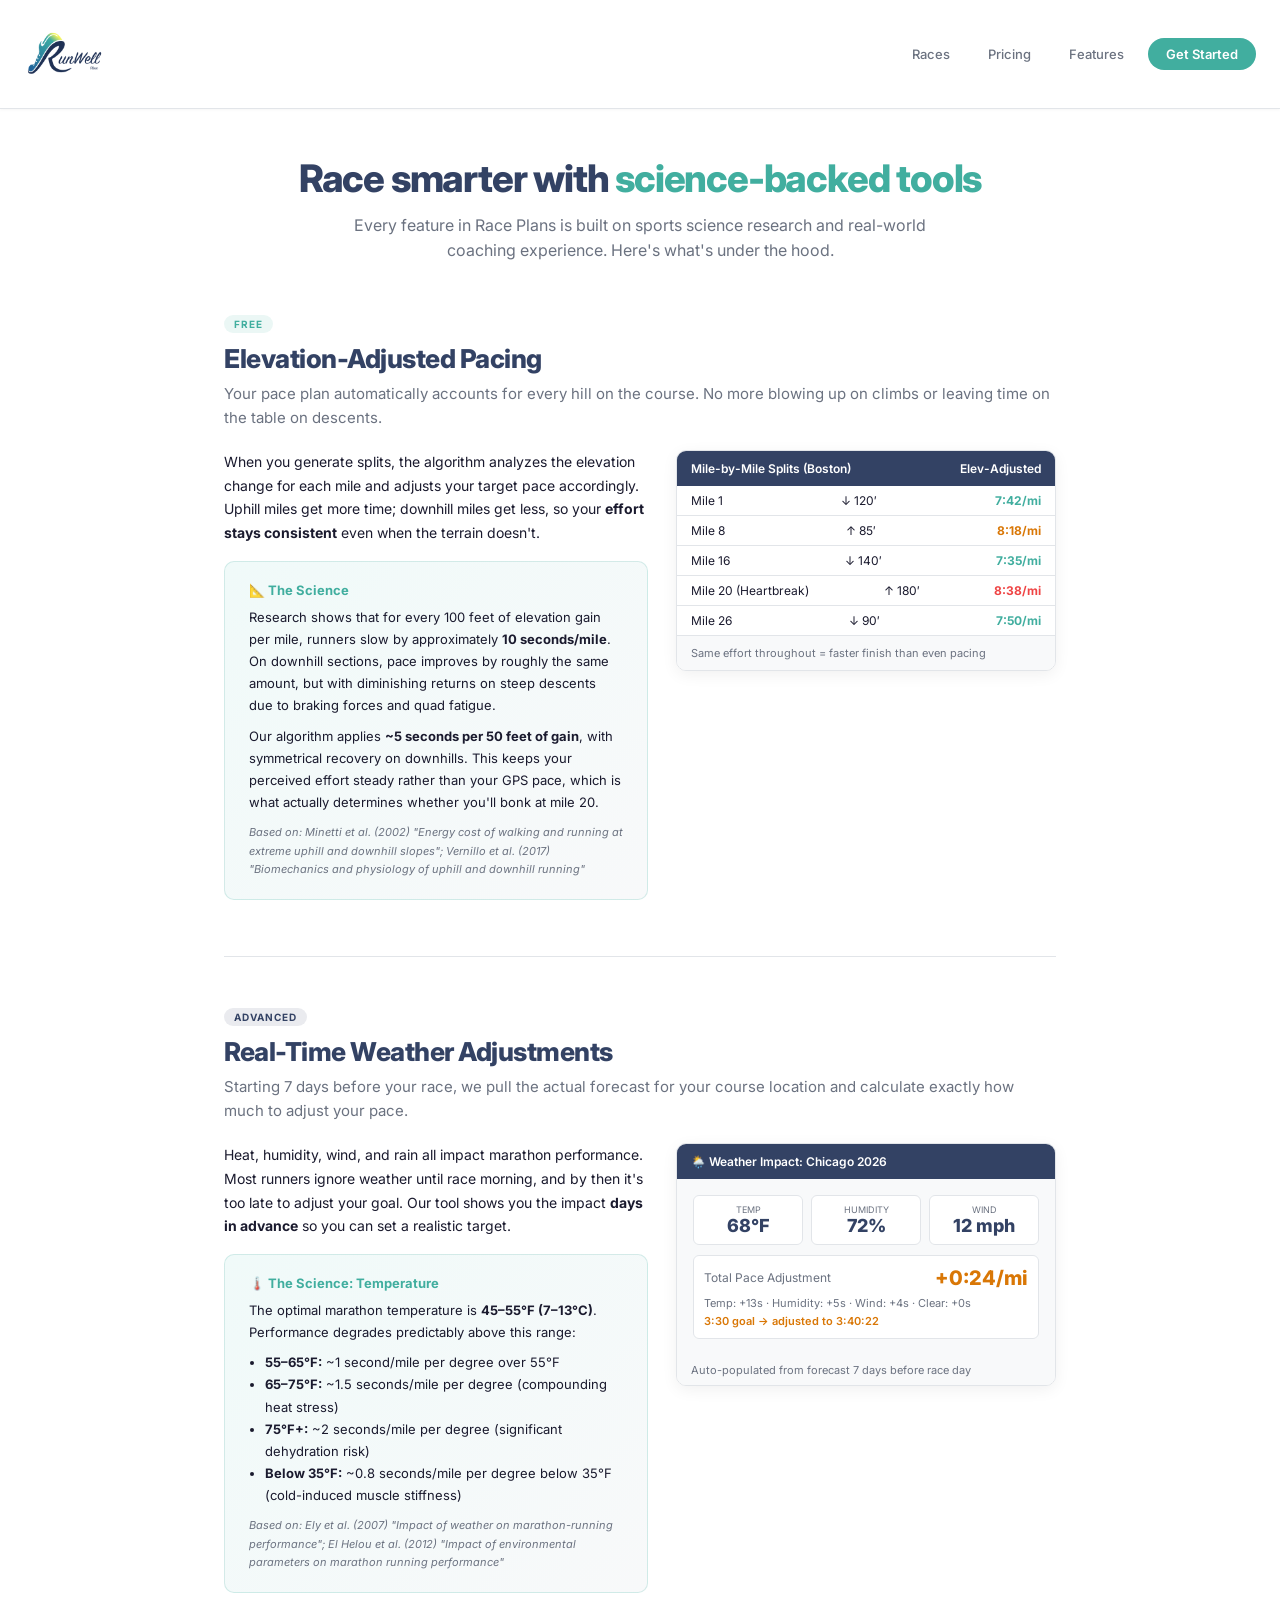
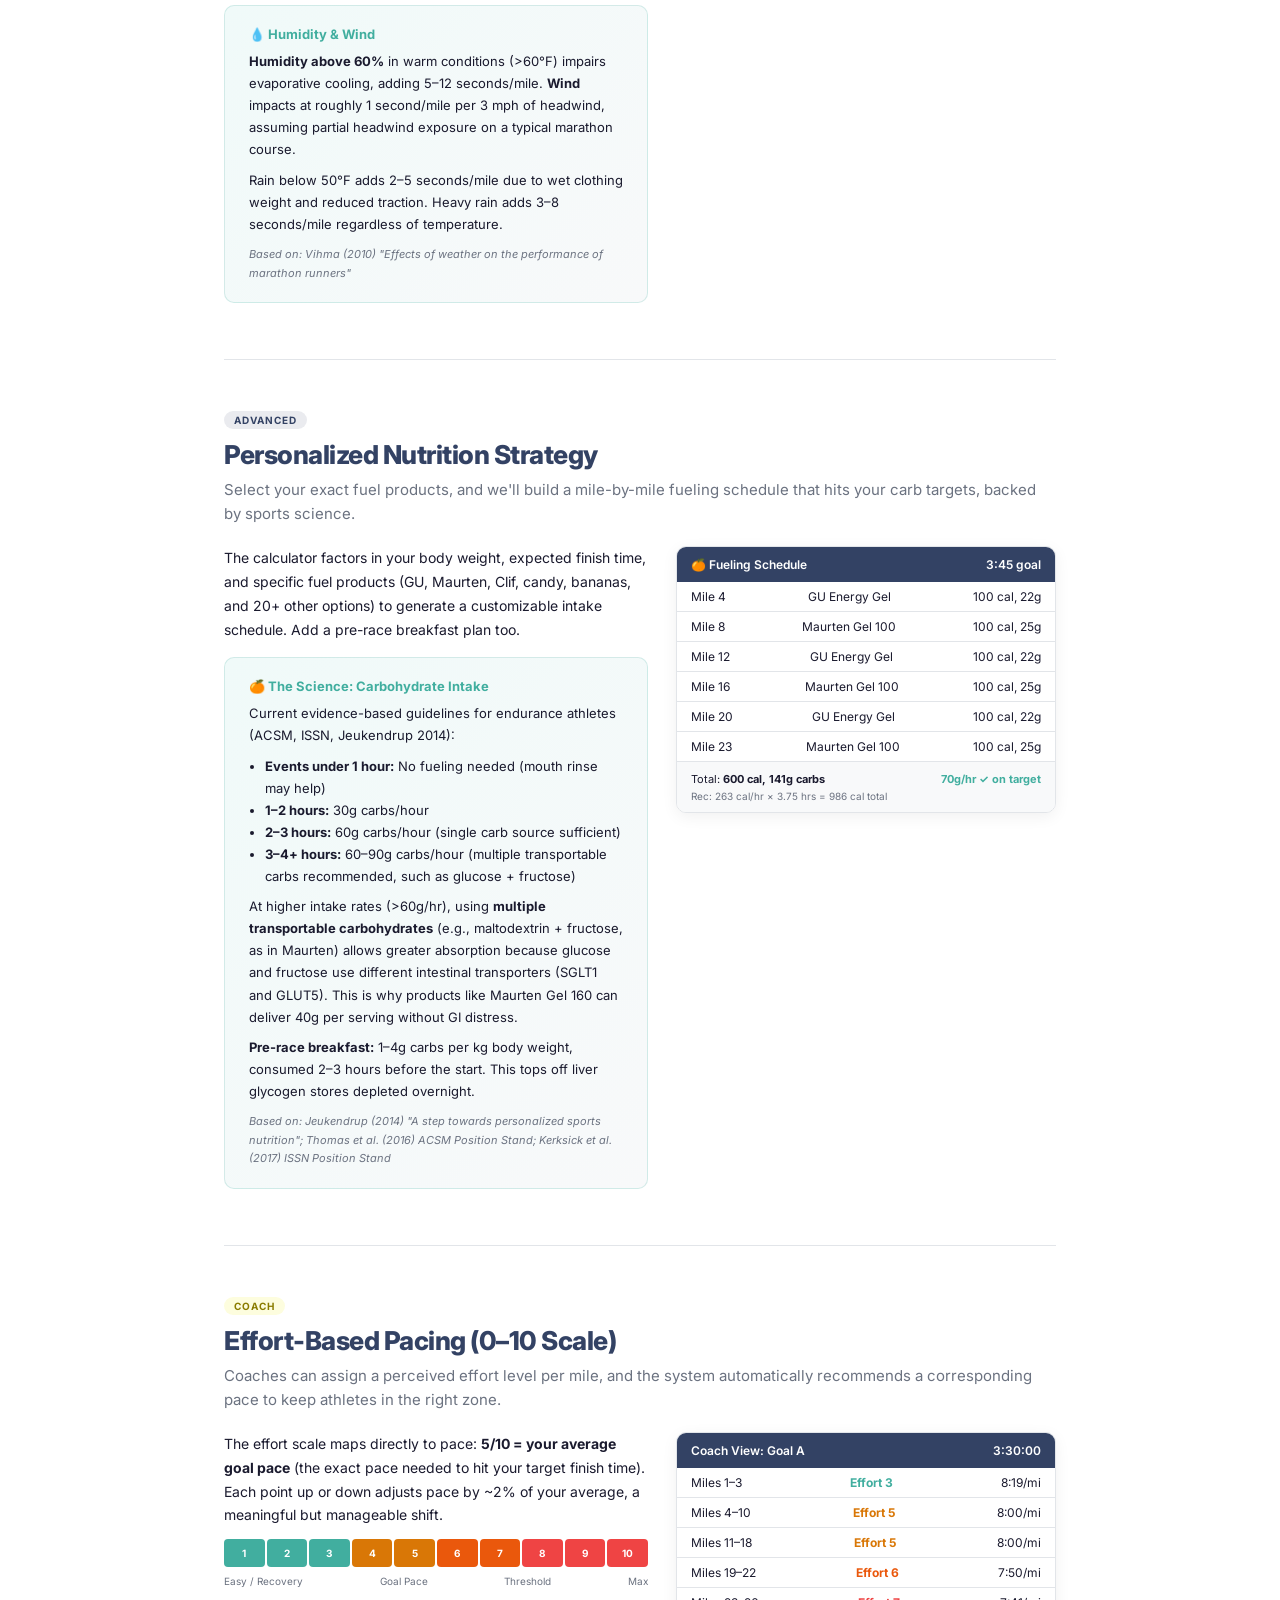
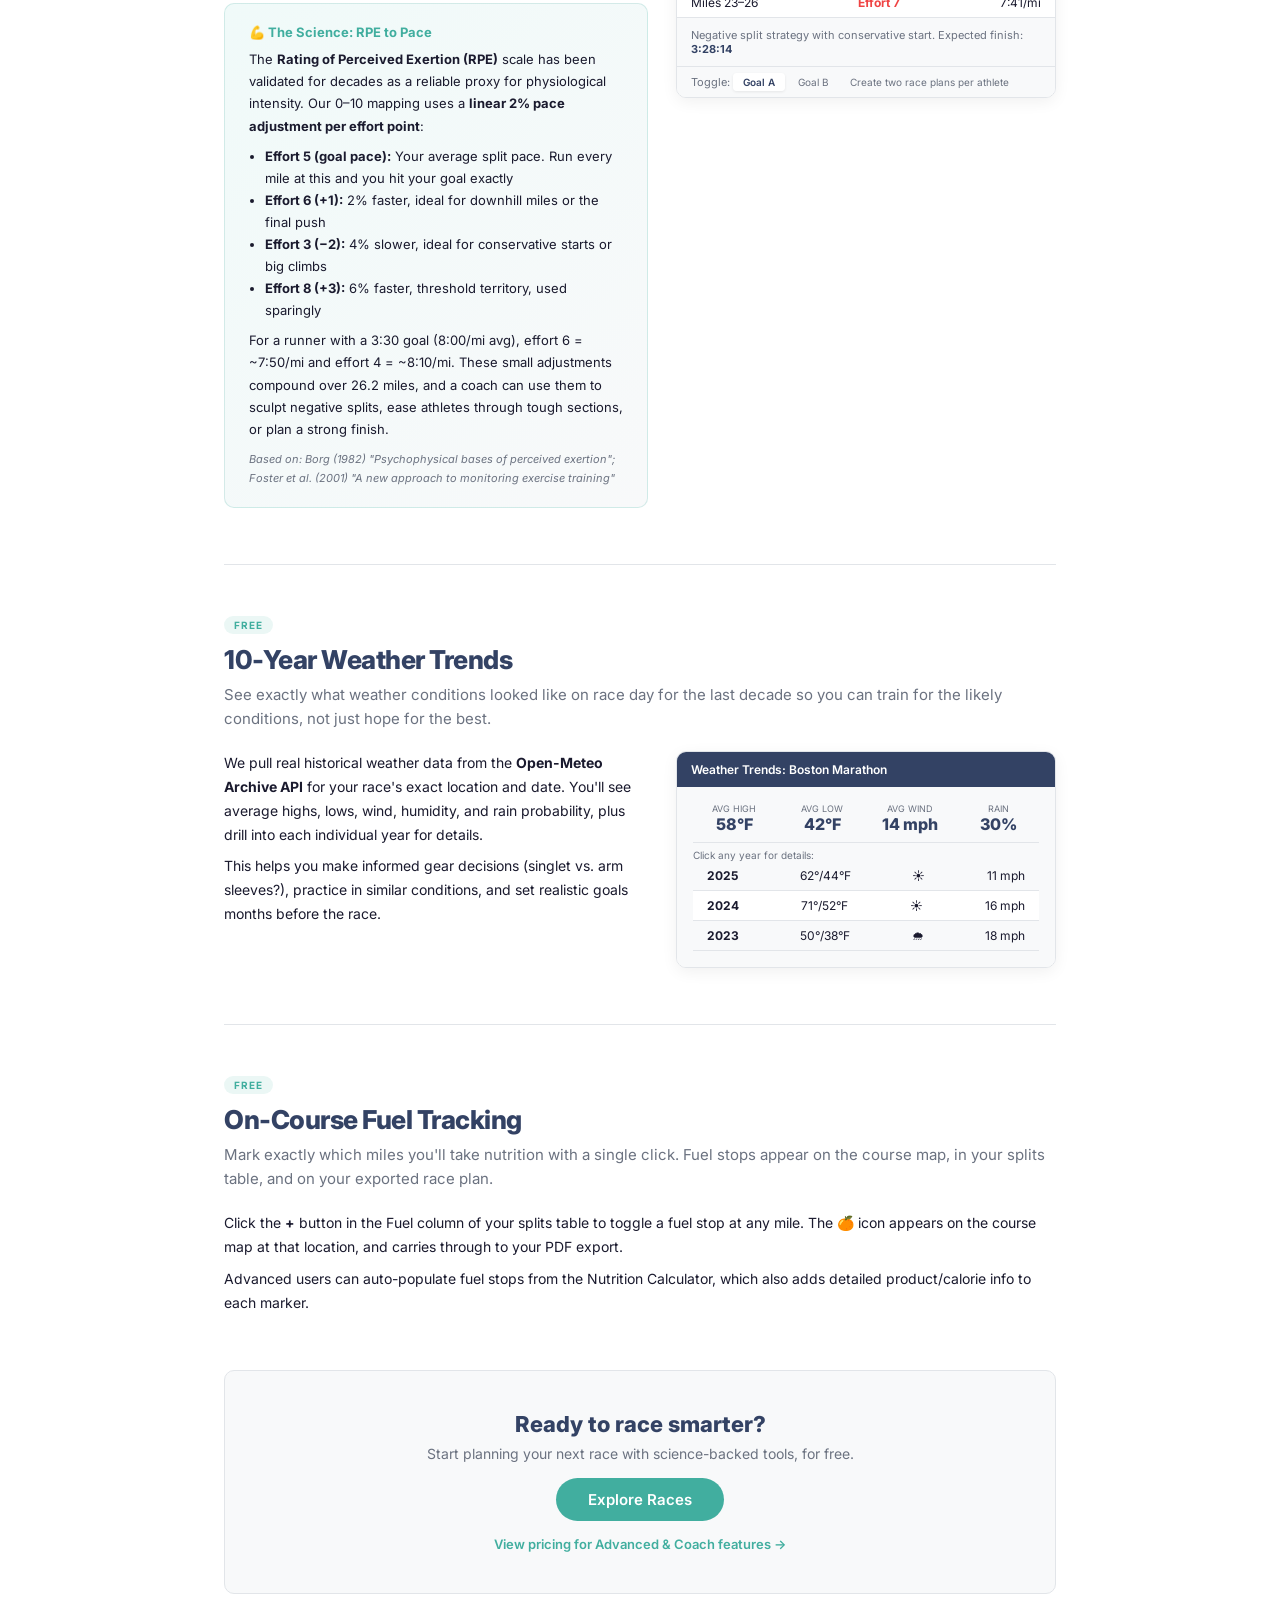
<file: features.html>
<!DOCTYPE html>
<html lang="en">
<head>
  <meta charset="UTF-8">
  <meta name="viewport" content="width=device-width, initial-scale=1.0">
  <title>Features | Race Plans</title>
  <link rel="preconnect" href="https://fonts.googleapis.com">
  <link href="https://fonts.googleapis.com/css2?family=Inter:wght@400;500;600;700;800&display=swap" rel="stylesheet">
  <style>
    * { margin: 0; padding: 0; box-sizing: border-box; }

    :root {
      --bg: #ffffff;
      --surface: #f8f9fa;
      --surface-2: #f0f2f4;
      --border: #e2e5e9;
      --text: #1a1a2e;
      --text-muted: #6b7280;
      --primary: #41AE9F;
      --primary-hover: #369e90;
      --navy: #334264;
      --navy-light: #4a5a7a;
      --accent-yellow: #F5F35C;
      --radius: 10px;
      --radius-sm: 6px;
      --radius-pill: 30px;
    }

    html, body {
      min-height: 100%;
      font-family: 'Inter', -apple-system, BlinkMacSystemFont, sans-serif;
      background: var(--bg);
      color: var(--text);
    }

    /* Header */
    .splash-header {
      width: 100%;
      padding: 14px 24px;
      display: flex;
      align-items: center;
      justify-content: space-between;
      border-bottom: 1px solid var(--border);
      background: #ffffff;
      box-shadow: 0 1px 3px rgba(0,0,0,0.04);
    }
    .logo {
      display: flex;
      align-items: center;
      gap: 10px;
      font-weight: 700;
      font-size: 18px;
      color: var(--primary);
      text-decoration: none;
    }
    .header-right { display: flex; align-items: center; gap: 10px; }
    .btn-ghost {
      background: transparent;
      color: var(--text-muted);
      border: none;
      padding: 8px 14px;
      border-radius: var(--radius-pill);
      font-size: 13px;
      font-weight: 500;
      cursor: pointer;
      font-family: inherit;
      text-decoration: none;
      display: inline-block;
      transition: color 0.15s;
    }
    .btn-ghost:hover { color: var(--text); }
    .btn-primary-sm {
      background: var(--primary);
      color: #ffffff;
      border: none;
      padding: 8px 18px;
      border-radius: var(--radius-pill);
      font-size: 13px;
      font-weight: 600;
      cursor: pointer;
      font-family: inherit;
      text-decoration: none;
      display: inline-block;
      transition: background 0.15s;
    }
    .btn-primary-sm:hover { background: var(--primary-hover); }

    /* Page */
    .page { max-width: 880px; margin: 0 auto; padding: 48px 24px 80px; }

    .page-hero {
      text-align: center;
      margin-bottom: 48px;
    }
    .page-hero h1 {
      font-size: 38px;
      font-weight: 800;
      letter-spacing: -1.2px;
      color: var(--navy);
      line-height: 1.15;
    }
    .page-hero h1 span { color: var(--primary); }
    .page-hero p {
      font-size: 16px;
      color: var(--text-muted);
      margin-top: 12px;
      max-width: 600px;
      margin-left: auto;
      margin-right: auto;
      line-height: 1.6;
    }

    /* Feature sections */
    .feature {
      margin-bottom: 56px;
      scroll-margin-top: 80px;
    }
    .feature-badge {
      display: inline-block;
      padding: 3px 10px;
      border-radius: var(--radius-pill);
      font-size: 10px;
      font-weight: 700;
      text-transform: uppercase;
      letter-spacing: 1px;
      margin-bottom: 10px;
    }
    .badge-free { background: rgba(65,174,159,0.1); color: var(--primary); }
    .badge-advanced { background: rgba(51,66,100,0.1); color: var(--navy); }
    .badge-coach { background: rgba(245,243,92,0.2); color: #8a7c00; }

    .feature h2 {
      font-size: 26px;
      font-weight: 800;
      color: var(--navy);
      letter-spacing: -0.5px;
      margin-bottom: 8px;
    }
    .feature .subtitle {
      font-size: 15px;
      color: var(--text-muted);
      margin-bottom: 20px;
      line-height: 1.6;
    }

    .feature-content {
      display: flex;
      gap: 28px;
      align-items: flex-start;
    }
    .feature-text {
      flex: 1;
      min-width: 0;
    }
    .feature-visual {
      flex: 0 0 380px;
      border-radius: var(--radius);
      border: 1px solid var(--border);
      overflow: hidden;
      box-shadow: 0 4px 16px rgba(0,0,0,0.06);
    }
    .feature-visual.wide { flex: 0 0 100%; }

    /* Mock UI panels */
    .mock-panel {
      background: var(--surface);
      padding: 16px;
      font-size: 12px;
    }
    .mock-header {
      display: flex;
      justify-content: space-between;
      align-items: center;
      padding: 10px 14px;
      background: var(--navy);
      color: #fff;
      font-size: 12px;
      font-weight: 600;
    }
    .mock-row {
      display: flex;
      justify-content: space-between;
      padding: 7px 14px;
      border-bottom: 1px solid var(--border);
      font-size: 12px;
    }
    .mock-row:nth-child(even) { background: #fff; }
    .mock-highlight { color: var(--primary); font-weight: 700; }
    .mock-warn { color: #d97706; font-weight: 700; }
    .mock-danger { color: #ef4444; font-weight: 700; }

    /* Science callout */
    .science-box {
      background: linear-gradient(135deg, #f0faf9 0%, #f8f9fa 100%);
      border: 1px solid rgba(65,174,159,0.2);
      border-radius: var(--radius);
      padding: 20px 24px;
      margin-top: 16px;
    }
    .science-box h4 {
      font-size: 13px;
      font-weight: 700;
      color: var(--primary);
      margin-bottom: 8px;
      display: flex;
      align-items: center;
      gap: 6px;
    }
    .science-box p, .science-box li {
      font-size: 13px;
      color: var(--text);
      line-height: 1.7;
    }
    .science-box ul {
      margin: 8px 0 0 16px;
    }
    .science-box .source {
      font-size: 11px;
      color: var(--text-muted);
      margin-top: 10px;
      font-style: italic;
    }

    /* Effort scale visual */
    .effort-scale {
      display: flex;
      gap: 2px;
      margin: 12px 0;
    }
    .effort-block {
      flex: 1;
      text-align: center;
      padding: 8px 4px;
      border-radius: 4px;
      font-size: 10px;
      font-weight: 700;
      color: #fff;
    }

    /* CTA */
    .cta-section {
      text-align: center;
      padding: 40px;
      background: var(--surface);
      border-radius: var(--radius);
      border: 1px solid var(--border);
      margin-top: 48px;
    }
    .cta-section h3 {
      font-size: 22px;
      font-weight: 800;
      color: var(--navy);
      margin-bottom: 8px;
    }
    .cta-section p {
      color: var(--text-muted);
      font-size: 14px;
      margin-bottom: 16px;
    }
    .cta-btn {
      display: inline-block;
      padding: 12px 32px;
      background: var(--primary);
      color: #fff;
      border-radius: var(--radius-pill);
      font-size: 15px;
      font-weight: 600;
      text-decoration: none;
      transition: background 0.15s;
    }
    .cta-btn:hover { background: var(--primary-hover); }

    .divider {
      height: 1px;
      background: var(--border);
      margin: 48px 0;
    }

    @media (max-width: 750px) {
      .page-hero h1 { font-size: 28px; }
      .feature-content { flex-direction: column; }
      .feature-visual { flex: 0 0 auto; width: 100%; }
    }
  </style>
</head>
<body>
  <header class="splash-header">
    <a class="logo" href="index.html">
      <img src="assets/logo.png" alt="RunWell Clinic" style="height:80px;" />
    </a>
    <div class="header-right">
      <a class="btn-ghost" href="index.html">Races</a>
      <a class="btn-ghost" href="pricing.html">Pricing</a>
      <a class="btn-ghost" href="features.html">Features</a>
      <a class="btn-primary-sm" href="index.html">Get Started</a>
    </div>
  </header>

  <div class="page">

    <div class="page-hero">
      <h1>Race smarter with <span>science-backed tools</span></h1>
      <p>Every feature in Race Plans is built on sports science research and real-world coaching experience. Here's what's under the hood.</p>
    </div>

    <!-- ═══ FEATURE 1: Elevation-Adjusted Pacing ═══ -->
    <div class="feature" id="pacing">
      <span class="feature-badge badge-free">Free</span>
      <h2>Elevation-Adjusted Pacing</h2>
      <p class="subtitle">Your pace plan automatically accounts for every hill on the course. No more blowing up on climbs or leaving time on the table on descents.</p>
      <div class="feature-content">
        <div class="feature-text">
          <p style="font-size:14px;line-height:1.7;margin-bottom:12px;">When you generate splits, the algorithm analyzes the elevation change for each mile and adjusts your target pace accordingly. Uphill miles get more time; downhill miles get less, so your <strong>effort stays consistent</strong> even when the terrain doesn't.</p>
          <div class="science-box">
            <h4>📐 The Science</h4>
            <p>Research shows that for every 100 feet of elevation gain per mile, runners slow by approximately <strong>10 seconds/mile</strong>. On downhill sections, pace improves by roughly the same amount, but with diminishing returns on steep descents due to braking forces and quad fatigue.</p>
            <p style="margin-top:8px;">Our algorithm applies <strong>~5 seconds per 50 feet of gain</strong>, with symmetrical recovery on downhills. This keeps your perceived effort steady rather than your GPS pace, which is what actually determines whether you'll bonk at mile 20.</p>
            <p class="source">Based on: Minetti et al. (2002) "Energy cost of walking and running at extreme uphill and downhill slopes"; Vernillo et al. (2017) "Biomechanics and physiology of uphill and downhill running"</p>
          </div>
        </div>
        <div class="feature-visual">
          <div class="mock-header"><span>Mile-by-Mile Splits (Boston)</span><span>Elev-Adjusted</span></div>
          <div class="mock-row"><span>Mile 1</span><span>↓ 120′</span><span class="mock-highlight">7:42/mi</span></div>
          <div class="mock-row"><span>Mile 8</span><span>↑ 85′</span><span class="mock-warn">8:18/mi</span></div>
          <div class="mock-row"><span>Mile 16</span><span>↓ 140′</span><span class="mock-highlight">7:35/mi</span></div>
          <div class="mock-row"><span>Mile 20 (Heartbreak)</span><span>↑ 180′</span><span class="mock-danger">8:38/mi</span></div>
          <div class="mock-row"><span>Mile 26</span><span>↓ 90′</span><span class="mock-highlight">7:50/mi</span></div>
          <div style="padding:10px 14px;font-size:11px;color:var(--text-muted);background:var(--surface);">Same effort throughout = faster finish than even pacing</div>
        </div>
      </div>
    </div>

    <div class="divider"></div>

    <!-- ═══ FEATURE 2: Weather Adjustments ═══ -->
    <div class="feature" id="weather">
      <span class="feature-badge badge-advanced">Advanced</span>
      <h2>Real-Time Weather Adjustments</h2>
      <p class="subtitle">Starting 7 days before your race, we pull the actual forecast for your course location and calculate exactly how much to adjust your pace.</p>
      <div class="feature-content">
        <div class="feature-text">
          <p style="font-size:14px;line-height:1.7;margin-bottom:12px;">Heat, humidity, wind, and rain all impact marathon performance. Most runners ignore weather until race morning, and by then it's too late to adjust your goal. Our tool shows you the impact <strong>days in advance</strong> so you can set a realistic target.</p>
          <div class="science-box">
            <h4>🌡️ The Science: Temperature</h4>
            <p>The optimal marathon temperature is <strong>45–55°F (7–13°C)</strong>. Performance degrades predictably above this range:</p>
            <ul>
              <li><strong>55–65°F:</strong> ~1 second/mile per degree over 55°F</li>
              <li><strong>65–75°F:</strong> ~1.5 seconds/mile per degree (compounding heat stress)</li>
              <li><strong>75°F+:</strong> ~2 seconds/mile per degree (significant dehydration risk)</li>
              <li><strong>Below 35°F:</strong> ~0.8 seconds/mile per degree below 35°F (cold-induced muscle stiffness)</li>
            </ul>
            <p class="source">Based on: Ely et al. (2007) "Impact of weather on marathon-running performance"; El Helou et al. (2012) "Impact of environmental parameters on marathon running performance"</p>
          </div>
          <div class="science-box" style="margin-top:12px;">
            <h4>💧 Humidity &amp; Wind</h4>
            <p><strong>Humidity above 60%</strong> in warm conditions (>60°F) impairs evaporative cooling, adding 5–12 seconds/mile. <strong>Wind</strong> impacts at roughly 1 second/mile per 3 mph of headwind, assuming partial headwind exposure on a typical marathon course.</p>
            <p style="margin-top:8px;">Rain below 50°F adds 2–5 seconds/mile due to wet clothing weight and reduced traction. Heavy rain adds 3–8 seconds/mile regardless of temperature.</p>
            <p class="source">Based on: Vihma (2010) "Effects of weather on the performance of marathon runners"</p>
          </div>
        </div>
        <div class="feature-visual">
          <div class="mock-header"><span>🌦️ Weather Impact: Chicago 2026</span></div>
          <div class="mock-panel">
            <div style="display:flex;gap:8px;margin-bottom:10px;">
              <div style="flex:1;background:#fff;border-radius:6px;padding:8px;text-align:center;border:1px solid var(--border);">
                <div style="font-size:9px;color:var(--text-muted);text-transform:uppercase;">Temp</div>
                <div style="font-size:18px;font-weight:800;color:var(--navy);">68°F</div>
              </div>
              <div style="flex:1;background:#fff;border-radius:6px;padding:8px;text-align:center;border:1px solid var(--border);">
                <div style="font-size:9px;color:var(--text-muted);text-transform:uppercase;">Humidity</div>
                <div style="font-size:18px;font-weight:800;color:var(--navy);">72%</div>
              </div>
              <div style="flex:1;background:#fff;border-radius:6px;padding:8px;text-align:center;border:1px solid var(--border);">
                <div style="font-size:9px;color:var(--text-muted);text-transform:uppercase;">Wind</div>
                <div style="font-size:18px;font-weight:800;color:var(--navy);">12 mph</div>
              </div>
            </div>
            <div style="background:#fff;border-radius:6px;padding:10px;border:1px solid var(--border);">
              <div style="display:flex;justify-content:space-between;align-items:center;">
                <span style="font-size:12px;color:var(--text-muted);">Total Pace Adjustment</span>
                <span style="font-size:20px;font-weight:800;color:#d97706;">+0:24/mi</span>
              </div>
              <div style="font-size:11px;color:var(--text-muted);margin-top:6px;">Temp: +13s &middot; Humidity: +5s &middot; Wind: +4s &middot; Clear: +0s</div>
              <div style="font-size:11px;color:#d97706;margin-top:4px;font-weight:600;">3:30 goal → adjusted to 3:40:22</div>
            </div>
          </div>
          <div style="padding:8px 14px;font-size:11px;color:var(--text-muted);background:var(--surface);">Auto-populated from forecast 7 days before race day</div>
        </div>
      </div>
    </div>

    <div class="divider"></div>

    <!-- ═══ FEATURE 3: Nutrition Calculator ═══ -->
    <div class="feature" id="nutrition">
      <span class="feature-badge badge-advanced">Advanced</span>
      <h2>Personalized Nutrition Strategy</h2>
      <p class="subtitle">Select your exact fuel products, and we'll build a mile-by-mile fueling schedule that hits your carb targets, backed by sports science.</p>
      <div class="feature-content">
        <div class="feature-text">
          <p style="font-size:14px;line-height:1.7;margin-bottom:12px;">The calculator factors in your body weight, expected finish time, and specific fuel products (GU, Maurten, Clif, candy, bananas, and 20+ other options) to generate a customizable intake schedule. Add a pre-race breakfast plan too.</p>
          <div class="science-box">
            <h4>🍊 The Science: Carbohydrate Intake</h4>
            <p>Current evidence-based guidelines for endurance athletes (ACSM, ISSN, Jeukendrup 2014):</p>
            <ul>
              <li><strong>Events under 1 hour:</strong> No fueling needed (mouth rinse may help)</li>
              <li><strong>1–2 hours:</strong> 30g carbs/hour</li>
              <li><strong>2–3 hours:</strong> 60g carbs/hour (single carb source sufficient)</li>
              <li><strong>3–4+ hours:</strong> 60–90g carbs/hour (multiple transportable carbs recommended, such as glucose + fructose)</li>
            </ul>
            <p style="margin-top:8px;">At higher intake rates (>60g/hr), using <strong>multiple transportable carbohydrates</strong> (e.g., maltodextrin + fructose, as in Maurten) allows greater absorption because glucose and fructose use different intestinal transporters (SGLT1 and GLUT5). This is why products like Maurten Gel 160 can deliver 40g per serving without GI distress.</p>
            <p style="margin-top:8px;"><strong>Pre-race breakfast:</strong> 1–4g carbs per kg body weight, consumed 2–3 hours before the start. This tops off liver glycogen stores depleted overnight.</p>
            <p class="source">Based on: Jeukendrup (2014) "A step towards personalized sports nutrition"; Thomas et al. (2016) ACSM Position Stand; Kerksick et al. (2017) ISSN Position Stand</p>
          </div>
        </div>
        <div class="feature-visual">
          <div class="mock-header"><span>🍊 Fueling Schedule</span><span>3:45 goal</span></div>
          <div class="mock-row"><span>Mile 4</span><span>GU Energy Gel</span><span>100 cal, 22g</span></div>
          <div class="mock-row"><span>Mile 8</span><span>Maurten Gel 100</span><span>100 cal, 25g</span></div>
          <div class="mock-row"><span>Mile 12</span><span>GU Energy Gel</span><span>100 cal, 22g</span></div>
          <div class="mock-row"><span>Mile 16</span><span>Maurten Gel 100</span><span>100 cal, 25g</span></div>
          <div class="mock-row"><span>Mile 20</span><span>GU Energy Gel</span><span>100 cal, 22g</span></div>
          <div class="mock-row"><span>Mile 23</span><span>Maurten Gel 100</span><span>100 cal, 25g</span></div>
          <div class="mock-panel" style="padding:10px 14px;">
            <div style="display:flex;justify-content:space-between;font-size:11px;">
              <span>Total: <strong>600 cal, 141g carbs</strong></span>
              <span style="color:var(--primary);font-weight:700;">70g/hr ✓ on target</span>
            </div>
            <div style="font-size:10px;color:var(--text-muted);margin-top:4px;">Rec: 263 cal/hr × 3.75 hrs = 986 cal total</div>
          </div>
        </div>
      </div>
    </div>

    <div class="divider"></div>

    <!-- ═══ FEATURE 4: Effort-Based Pacing (Coach) ═══ -->
    <div class="feature" id="effort">
      <span class="feature-badge badge-coach">Coach</span>
      <h2>Effort-Based Pacing (0–10 Scale)</h2>
      <p class="subtitle">Coaches can assign a perceived effort level per mile, and the system automatically recommends a corresponding pace to keep athletes in the right zone.</p>
      <div class="feature-content">
        <div class="feature-text">
          <p style="font-size:14px;line-height:1.7;margin-bottom:12px;">The effort scale maps directly to pace: <strong>5/10 = your average goal pace</strong> (the exact pace needed to hit your target finish time). Each point up or down adjusts pace by ~2% of your average, a meaningful but manageable shift.</p>

          <div class="effort-scale">
            <div class="effort-block" style="background:#41ae9f;">1</div>
            <div class="effort-block" style="background:#41ae9f;">2</div>
            <div class="effort-block" style="background:#41ae9f;">3</div>
            <div class="effort-block" style="background:#d97706;">4</div>
            <div class="effort-block" style="background:#d97706;">5</div>
            <div class="effort-block" style="background:#ea580c;">6</div>
            <div class="effort-block" style="background:#ea580c;">7</div>
            <div class="effort-block" style="background:#ef4444;">8</div>
            <div class="effort-block" style="background:#ef4444;">9</div>
            <div class="effort-block" style="background:#ef4444;">10</div>
          </div>
          <div style="display:flex;justify-content:space-between;font-size:10px;color:var(--text-muted);margin-top:-4px;margin-bottom:16px;">
            <span>Easy / Recovery</span>
            <span>Goal Pace</span>
            <span>Threshold</span>
            <span>Max</span>
          </div>

          <div class="science-box">
            <h4>💪 The Science: RPE to Pace</h4>
            <p>The <strong>Rating of Perceived Exertion (RPE)</strong> scale has been validated for decades as a reliable proxy for physiological intensity. Our 0–10 mapping uses a <strong>linear 2% pace adjustment per effort point</strong>:</p>
            <ul>
              <li><strong>Effort 5 (goal pace):</strong> Your average split pace. Run every mile at this and you hit your goal exactly</li>
              <li><strong>Effort 6 (+1):</strong> 2% faster, ideal for downhill miles or the final push</li>
              <li><strong>Effort 3 (−2):</strong> 4% slower, ideal for conservative starts or big climbs</li>
              <li><strong>Effort 8 (+3):</strong> 6% faster, threshold territory, used sparingly</li>
            </ul>
            <p style="margin-top:8px;">For a runner with a 3:30 goal (8:00/mi avg), effort 6 = ~7:50/mi and effort 4 = ~8:10/mi. These small adjustments compound over 26.2 miles, and a coach can use them to sculpt negative splits, ease athletes through tough sections, or plan a strong finish.</p>
            <p class="source">Based on: Borg (1982) "Psychophysical bases of perceived exertion"; Foster et al. (2001) "A new approach to monitoring exercise training"</p>
          </div>
        </div>
        <div class="feature-visual">
          <div class="mock-header"><span>Coach View: Goal A</span><span>3:30:00</span></div>
          <div class="mock-row"><span>Miles 1–3</span><span style="color:#41ae9f;font-weight:700;">Effort 3</span><span>8:19/mi</span></div>
          <div class="mock-row"><span>Miles 4–10</span><span style="color:#d97706;font-weight:700;">Effort 5</span><span>8:00/mi</span></div>
          <div class="mock-row"><span>Miles 11–18</span><span style="color:#d97706;font-weight:700;">Effort 5</span><span>8:00/mi</span></div>
          <div class="mock-row"><span>Miles 19–22</span><span style="color:#ea580c;font-weight:700;">Effort 6</span><span>7:50/mi</span></div>
          <div class="mock-row"><span>Miles 23–26</span><span style="color:#ef4444;font-weight:700;">Effort 7</span><span>7:41/mi</span></div>
          <div class="mock-panel" style="padding:10px 14px;">
            <div style="font-size:11px;color:var(--text-muted);">Negative split strategy with conservative start. Expected finish: <strong style="color:var(--navy);">3:28:14</strong></div>
          </div>
          <div style="padding:8px 14px;font-size:11px;background:var(--surface);border-top:1px solid var(--border);">
            <span style="color:var(--text-muted);">Toggle:</span>
            <span style="background:#fff;padding:3px 10px;border-radius:4px;font-weight:600;color:var(--navy);font-size:10px;box-shadow:0 1px 3px rgba(0,0,0,0.08);">Goal A</span>
            <span style="padding:3px 10px;font-size:10px;color:var(--text-muted);">Goal B</span>
            <span style="font-size:10px;color:var(--text-muted);margin-left:8px;">Create two race plans per athlete</span>
          </div>
        </div>
      </div>
    </div>

    <div class="divider"></div>

    <!-- ═══ FEATURE 5: Weather Trends ═══ -->
    <div class="feature" id="trends">
      <span class="feature-badge badge-free">Free</span>
      <h2>10-Year Weather Trends</h2>
      <p class="subtitle">See exactly what weather conditions looked like on race day for the last decade so you can train for the likely conditions, not just hope for the best.</p>
      <div class="feature-content">
        <div class="feature-text">
          <p style="font-size:14px;line-height:1.7;">We pull real historical weather data from the <strong>Open-Meteo Archive API</strong> for your race's exact location and date. You'll see average highs, lows, wind, humidity, and rain probability, plus drill into each individual year for details.</p>
          <p style="font-size:14px;line-height:1.7;margin-top:8px;">This helps you make informed gear decisions (singlet vs. arm sleeves?), practice in similar conditions, and set realistic goals months before the race.</p>
        </div>
        <div class="feature-visual">
          <div class="mock-header"><span>Weather Trends: Boston Marathon</span></div>
          <div class="mock-panel">
            <div style="display:flex;gap:6px;margin-bottom:8px;">
              <div style="flex:1;text-align:center;"><div style="font-size:9px;color:var(--text-muted);">AVG HIGH</div><div style="font-size:16px;font-weight:800;color:var(--navy);">58°F</div></div>
              <div style="flex:1;text-align:center;"><div style="font-size:9px;color:var(--text-muted);">AVG LOW</div><div style="font-size:16px;font-weight:800;color:var(--navy);">42°F</div></div>
              <div style="flex:1;text-align:center;"><div style="font-size:9px;color:var(--text-muted);">AVG WIND</div><div style="font-size:16px;font-weight:800;color:var(--navy);">14 mph</div></div>
              <div style="flex:1;text-align:center;"><div style="font-size:9px;color:var(--text-muted);">RAIN</div><div style="font-size:16px;font-weight:800;color:var(--navy);">30%</div></div>
            </div>
            <div style="font-size:10px;color:var(--text-muted);border-top:1px solid var(--border);padding-top:6px;">Click any year for details:</div>
            <div class="mock-row"><span style="font-weight:700;">2025</span><span>62°/44°F</span><span>☀️</span><span>11 mph</span></div>
            <div class="mock-row"><span style="font-weight:700;">2024</span><span>71°/52°F</span><span>☀️</span><span>16 mph</span></div>
            <div class="mock-row"><span style="font-weight:700;">2023</span><span>50°/38°F</span><span>🌧</span><span>18 mph</span></div>
          </div>
        </div>
      </div>
    </div>

    <div class="divider"></div>

    <!-- ═══ FEATURE 6: Fuel Tracking ═══ -->
    <div class="feature" id="fuel">
      <span class="feature-badge badge-free">Free</span>
      <h2>On-Course Fuel Tracking</h2>
      <p class="subtitle">Mark exactly which miles you'll take nutrition with a single click. Fuel stops appear on the course map, in your splits table, and on your exported race plan.</p>
      <div class="feature-content">
        <div class="feature-text">
          <p style="font-size:14px;line-height:1.7;">Click the <strong>+</strong> button in the Fuel column of your splits table to toggle a fuel stop at any mile. The 🍊 icon appears on the course map at that location, and carries through to your PDF export.</p>
          <p style="font-size:14px;line-height:1.7;margin-top:8px;">Advanced users can auto-populate fuel stops from the Nutrition Calculator, which also adds detailed product/calorie info to each marker.</p>
        </div>
      </div>
    </div>

    <!-- CTA -->
    <div class="cta-section">
      <h3>Ready to race smarter?</h3>
      <p>Start planning your next race with science-backed tools, for free.</p>
      <a class="cta-btn" href="index.html">Explore Races</a>
      <div style="margin-top:12px;">
        <a href="pricing.html" style="color:var(--primary);font-size:13px;font-weight:600;text-decoration:none;">View pricing for Advanced &amp; Coach features &rarr;</a>
      </div>
    </div>

  </div>
</body>
</html>
</file>
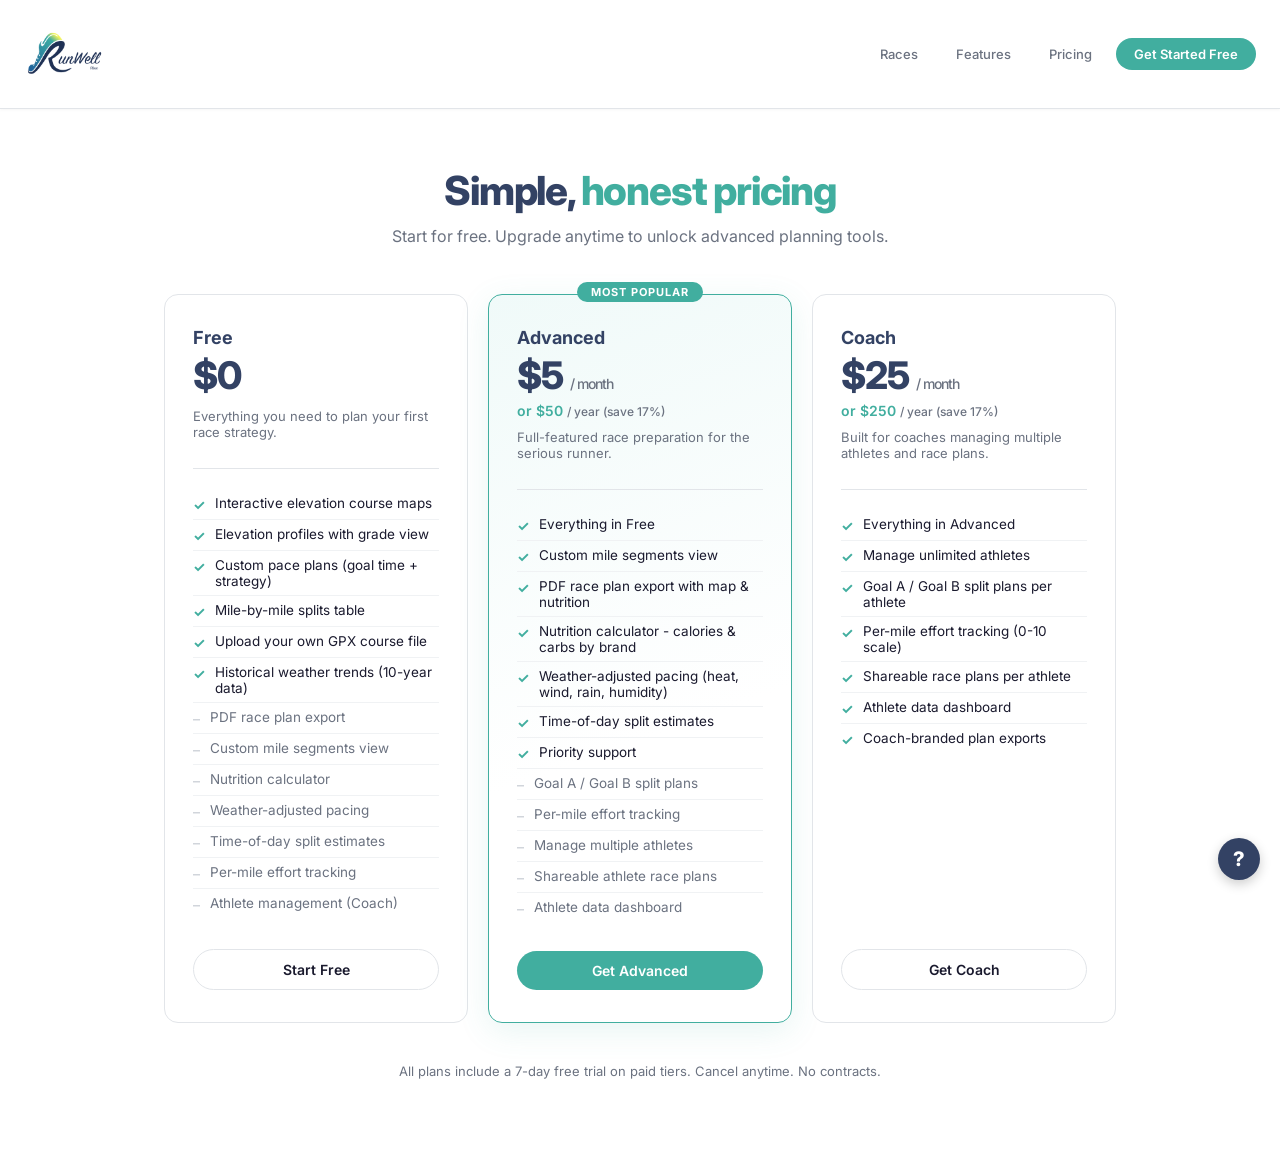
<file: pricing.html>
<!DOCTYPE html>
<html lang="en">
<head>
  <meta charset="UTF-8">
  <meta name="viewport" content="width=device-width, initial-scale=1.0">
  <title>Pricing | Race Plans</title>
  <link rel="preconnect" href="https://fonts.googleapis.com">
  <link href="https://fonts.googleapis.com/css2?family=Inter:wght@400;500;600;700;800&display=swap" rel="stylesheet">
  <style>
    * { margin: 0; padding: 0; box-sizing: border-box; }

    :root {
      --bg: #ffffff;
      --surface: #f8f9fa;
      --surface-2: #f0f2f4;
      --border: #e2e5e9;
      --text: #1a1a2e;
      --text-muted: #6b7280;
      --primary: #41AE9F;
      --primary-hover: #369e90;
      --navy: #334264;
      --navy-light: #4a5a7a;
      --accent-yellow: #F5F35C;
      --radius: 10px;
      --radius-sm: 6px;
      --radius-pill: 30px;
    }

    html, body {
      min-height: 100%;
      font-family: 'Inter', -apple-system, BlinkMacSystemFont, sans-serif;
      background: var(--bg);
      color: var(--text);
    }

    /* Header */
    .splash-header {
      width: 100%;
      padding: 14px 24px;
      display: flex;
      align-items: center;
      justify-content: space-between;
      border-bottom: 1px solid var(--border);
      background: #ffffff;
      box-shadow: 0 1px 3px rgba(0,0,0,0.04);
    }

    .logo {
      display: flex;
      align-items: center;
      gap: 10px;
      font-weight: 700;
      font-size: 18px;
      color: var(--primary);
      text-decoration: none;
    }

    .header-right { display: flex; align-items: center; gap: 10px; }

    .btn-ghost {
      background: transparent;
      color: var(--text-muted);
      border: none;
      padding: 8px 14px;
      border-radius: var(--radius-pill);
      font-size: 13px;
      font-weight: 500;
      cursor: pointer;
      font-family: inherit;
      text-decoration: none;
      transition: color 0.15s;
      display: inline-block;
    }
    .btn-ghost:hover { color: var(--text); }

    .btn-primary-sm {
      background: var(--primary);
      color: #ffffff;
      border: none;
      padding: 8px 18px;
      border-radius: var(--radius-pill);
      font-size: 13px;
      font-weight: 600;
      cursor: pointer;
      font-family: inherit;
      text-decoration: none;
      transition: background 0.15s;
      display: inline-block;
    }
    .btn-primary-sm:hover { background: var(--primary-hover); }

    /* Page content */
    .page { max-width: 1000px; margin: 0 auto; padding: 60px 24px 80px; }

    .page-heading {
      text-align: center;
      margin-bottom: 12px;
    }
    .page-heading h1 {
      font-size: 40px;
      font-weight: 800;
      letter-spacing: -1.2px;
      color: var(--navy);
      line-height: 1.12;
    }
    .page-heading h1 span { color: var(--primary); }
    .page-heading p {
      font-size: 16px;
      color: var(--text-muted);
      margin-top: 12px;
    }

    /* Plan grid */
    .plans {
      display: grid;
      grid-template-columns: repeat(3, 1fr);
      gap: 20px;
      margin-top: 48px;
    }

    @media (max-width: 750px) {
      .plans { grid-template-columns: 1fr; }
      .page-heading h1 { font-size: 30px; }
    }

    .plan-card {
      border: 1.5px solid var(--border);
      border-radius: 14px;
      padding: 32px 28px;
      background: var(--bg);
      display: flex;
      flex-direction: column;
      position: relative;
      transition: border-color 0.2s, box-shadow 0.2s;
    }
    .plan-card:hover {
      border-color: var(--primary);
      box-shadow: 0 8px 32px rgba(65,174,159,0.1);
    }
    .plan-card.featured {
      border-color: var(--primary);
      background: linear-gradient(160deg, #f0faf9 0%, #ffffff 60%);
      box-shadow: 0 8px 32px rgba(65,174,159,0.12);
    }

    .plan-badge {
      position: absolute;
      top: -13px;
      left: 50%;
      transform: translateX(-50%);
      background: var(--primary);
      color: #ffffff;
      font-size: 11px;
      font-weight: 700;
      text-transform: uppercase;
      letter-spacing: 1px;
      padding: 3px 14px;
      border-radius: var(--radius-pill);
    }

    .plan-name {
      font-size: 18px;
      font-weight: 700;
      color: var(--navy);
      margin-bottom: 8px;
    }

    .plan-price {
      font-size: 38px;
      font-weight: 800;
      color: var(--navy);
      letter-spacing: -1px;
      line-height: 1;
      margin-bottom: 4px;
    }
    .plan-price small {
      font-size: 14px;
      font-weight: 500;
      color: var(--text-muted);
    }

    .plan-price-alt {
      font-size: 14px;
      font-weight: 600;
      color: var(--primary);
      margin-top: 4px;
    }
    .plan-price-alt small {
      font-size: 12px;
      font-weight: 500;
      color: var(--text-muted);
    }

    .plan-tagline {
      font-size: 13px;
      color: var(--text-muted);
      margin-top: 10px;
      margin-bottom: 24px;
      min-height: 36px;
    }

    .plan-divider {
      height: 1px;
      background: var(--border);
      margin-bottom: 20px;
    }

    .plan-features {
      list-style: none;
      flex: 1;
      margin-bottom: 28px;
    }
    .plan-features li {
      font-size: 13.5px;
      color: var(--text);
      padding: 6px 0;
      display: flex;
      align-items: flex-start;
      gap: 10px;
      border-bottom: 1px solid var(--surface-2);
    }
    .plan-features li:last-child { border-bottom: none; }
    .plan-features li .check {
      color: var(--primary);
      font-weight: 700;
      font-size: 14px;
      flex-shrink: 0;
      margin-top: 1px;
    }
    .plan-features li .cross {
      color: #d1d5db;
      font-weight: 600;
      font-size: 14px;
      flex-shrink: 0;
      margin-top: 1px;
    }
    .plan-features li.muted { color: var(--text-muted); }

    .plan-cta {
      display: block;
      text-align: center;
      padding: 11px 0;
      border-radius: var(--radius-pill);
      font-size: 14px;
      font-weight: 600;
      cursor: pointer;
      text-decoration: none;
      transition: all 0.15s;
    }
    .plan-cta.primary {
      background: var(--primary);
      color: #ffffff;
    }
    .plan-cta.primary:hover { background: var(--primary-hover); }
    .plan-cta.outline {
      border: 1.5px solid var(--border);
      color: var(--text);
      background: transparent;
    }
    .plan-cta.outline:hover { border-color: var(--primary); color: var(--primary); }

    /* Footer note */
    .pricing-note {
      text-align: center;
      margin-top: 40px;
      font-size: 13px;
      color: var(--text-muted);
    }
  </style>
</head>
<body>
  <header class="splash-header">
    <a class="logo" href="index.html">
      <img src="assets/logo.png" alt="RunWell Clinic" style="height:80px;" />
    </a>
    <div class="header-right">
      <a class="btn-ghost" href="index.html">Races</a>
      <a class="btn-ghost" href="features.html">Features</a>
      <a class="btn-ghost" href="pricing.html">Pricing</a>
      <a class="btn-primary-sm" href="index.html">Get Started Free</a>
    </div>
  </header>

  <div class="page">
    <div class="page-heading">
      <h1>Simple, <span>honest pricing</span></h1>
      <p>Start for free. Upgrade anytime to unlock advanced planning tools.</p>
    </div>

    <div class="plans">

      <!-- Free -->
      <div class="plan-card">
        <div class="plan-name">Free</div>
        <div class="plan-price">$0</div>
        <div class="plan-tagline">Everything you need to plan your first race strategy.</div>
        <div class="plan-divider"></div>
        <ul class="plan-features">
          <li><span class="check">✓</span> Interactive elevation course maps</li>
          <li><span class="check">✓</span> Elevation profiles with grade view</li>
          <li><span class="check">✓</span> Custom pace plans (goal time + strategy)</li>
          <li><span class="check">✓</span> Mile-by-mile splits table</li>
          <li><span class="check">✓</span> Upload your own GPX course file</li>
          <li><span class="check">✓</span> Historical weather trends (10-year data)</li>
          <li class="muted"><span class="cross">–</span> PDF race plan export</li>
          <li class="muted"><span class="cross">–</span> Custom mile segments view</li>
          <li class="muted"><span class="cross">–</span> Nutrition calculator</li>
          <li class="muted"><span class="cross">–</span> Weather-adjusted pacing</li>
          <li class="muted"><span class="cross">–</span> Time-of-day split estimates</li>
          <li class="muted"><span class="cross">–</span> Per-mile effort tracking</li>
          <li class="muted"><span class="cross">–</span> Athlete management (Coach)</li>
        </ul>
        <a class="plan-cta outline" href="index.html">Start Free</a>
      </div>

      <!-- Advanced -->
      <div class="plan-card featured">
        <div class="plan-badge">Most Popular</div>
        <div class="plan-name">Advanced</div>
        <div class="plan-price">$5 <small>/ month</small></div>
        <div class="plan-price-alt">or $50 <small>/ year (save 17%)</small></div>
        <div class="plan-tagline">Full-featured race preparation for the serious runner.</div>
        <div class="plan-divider"></div>
        <ul class="plan-features">
          <li><span class="check">✓</span> Everything in Free</li>
          <li><span class="check">✓</span> Custom mile segments view</li>
          <li><span class="check">✓</span> PDF race plan export with map &amp; nutrition</li>
          <li><span class="check">✓</span> Nutrition calculator - calories &amp; carbs by brand</li>
          <li><span class="check">✓</span> Weather-adjusted pacing (heat, wind, rain, humidity)</li>
          <li><span class="check">✓</span> Time-of-day split estimates</li>
          <li><span class="check">✓</span> Priority support</li>
          <li class="muted"><span class="cross">–</span> Goal A / Goal B split plans</li>
          <li class="muted"><span class="cross">–</span> Per-mile effort tracking</li>
          <li class="muted"><span class="cross">–</span> Manage multiple athletes</li>
          <li class="muted"><span class="cross">–</span> Shareable athlete race plans</li>
          <li class="muted"><span class="cross">–</span> Athlete data dashboard</li>
        </ul>
        <a class="plan-cta primary" href="index.html">Get Advanced</a>
      </div>

      <!-- Coach -->
      <div class="plan-card">
        <div class="plan-name">Coach</div>
        <div class="plan-price">$25 <small>/ month</small></div>
        <div class="plan-price-alt">or $250 <small>/ year (save 17%)</small></div>
        <div class="plan-tagline">Built for coaches managing multiple athletes and race plans.</div>
        <div class="plan-divider"></div>
        <ul class="plan-features">
          <li><span class="check">✓</span> Everything in Advanced</li>
          <li><span class="check">✓</span> Manage unlimited athletes</li>
          <li><span class="check">✓</span> Goal A / Goal B split plans per athlete</li>
          <li><span class="check">✓</span> Per-mile effort tracking (0-10 scale)</li>
          <li><span class="check">✓</span> Shareable race plans per athlete</li>
          <li><span class="check">✓</span> Athlete data dashboard</li>
          <li><span class="check">✓</span> Coach-branded plan exports</li>
        </ul>
        <a class="plan-cta outline" href="index.html">Get Coach</a>
      </div>

    </div>

    <p class="pricing-note">All plans include a 7-day free trial on paid tiers. Cancel anytime. No contracts.</p>
  </div>

  <!-- Support help icon (fixed) -->
  <button onclick="openSupportModal()" style="position:fixed;bottom:20px;right:20px;width:42px;height:42px;background:#334264;color:#fff;border:none;border-radius:50%;font-size:20px;font-weight:800;font-family:inherit;cursor:pointer;box-shadow:0 4px 12px rgba(0,0,0,0.2);z-index:1000;" onmouseover="this.style.background='#41AE9F'" onmouseout="this.style.background='#334264'">?</button>

  <div id="support-modal" style="display:none;position:fixed;inset:0;background:rgba(0,0,0,0.3);z-index:2000;align-items:center;justify-content:center;backdrop-filter:blur(4px);">
    <div style="background:#f8f9fa;border:1px solid #e2e5e9;border-radius:10px;padding:32px;width:380px;max-width:92vw;box-shadow:0 20px 60px rgba(0,0,0,0.12);">
      <h3 style="font-size:20px;font-weight:700;margin-bottom:6px;">Contact Support</h3>
      <p style="font-size:13px;color:#6b7280;margin-bottom:16px;">Please verify you're not a robot.</p>
      <div style="display:flex;flex-direction:column;gap:12px;align-items:center;">
        <div id="support-captcha"></div>
        <div id="support-success" style="display:none;text-align:center;padding:12px 0;">
          <p style="font-size:13px;color:#6b7280;margin-bottom:8px;">Send us an email at:</p>
          <a id="support-email-link" href="#" style="display:inline-block;padding:10px 24px;background:#41AE9F;color:#fff;border-radius:30px;font-size:14px;font-weight:600;text-decoration:none;">Email Support</a>
          <p style="font-size:11px;color:#6b7280;margin-top:8px;" id="support-email-text"></p>
        </div>
      </div>
      <div style="margin-top:20px;">
        <button onclick="document.getElementById('support-modal').style.display='none'" style="width:100%;padding:11px;border-radius:30px;font-size:14px;font-weight:600;cursor:pointer;font-family:inherit;background:#f0f2f4;color:#1a1a2e;border:1px solid #e2e5e9;">Close</button>
      </div>
    </div>
  </div>

  <script>
    var RECAPTCHA_SITE_KEY = "6LeIxAcTAAAAAJcZVRqyHh71UMIEGNQ_MXjiZKhI";
    var _captchaWidgetId = null, _captchaLoaded = false;
    function onCaptchaPass() {
      document.getElementById("support-success").style.display = "";
      var e = ["supportteam","runwellclinic.com"].join("@");
      document.getElementById("support-email-link").href = "mailto:" + e + "?subject=Support%20Request";
      document.getElementById("support-email-text").textContent = e;
    }
    function renderCaptchaWidget() {
      if (_captchaWidgetId !== null) grecaptcha.reset(_captchaWidgetId);
      else _captchaWidgetId = grecaptcha.render("support-captcha", { sitekey: RECAPTCHA_SITE_KEY, callback: onCaptchaPass });
    }
    function openSupportModal() {
      document.getElementById("support-success").style.display = "none";
      document.getElementById("support-modal").style.display = "flex";
      if (!_captchaLoaded) {
        _captchaLoaded = true;
        var s = document.createElement("script");
        s.src = "https://www.google.com/recaptcha/api.js?onload=onRecaptchaLoad&render=explicit";
        s.async = true; s.defer = true; document.head.appendChild(s);
      } else if (typeof grecaptcha !== "undefined") renderCaptchaWidget();
    }
    window.onRecaptchaLoad = function() { renderCaptchaWidget(); };
    document.getElementById("support-modal").addEventListener("click", function(e) { if (e.target===this) this.style.display="none"; });
  </script>
</body>
</html>
</file>
